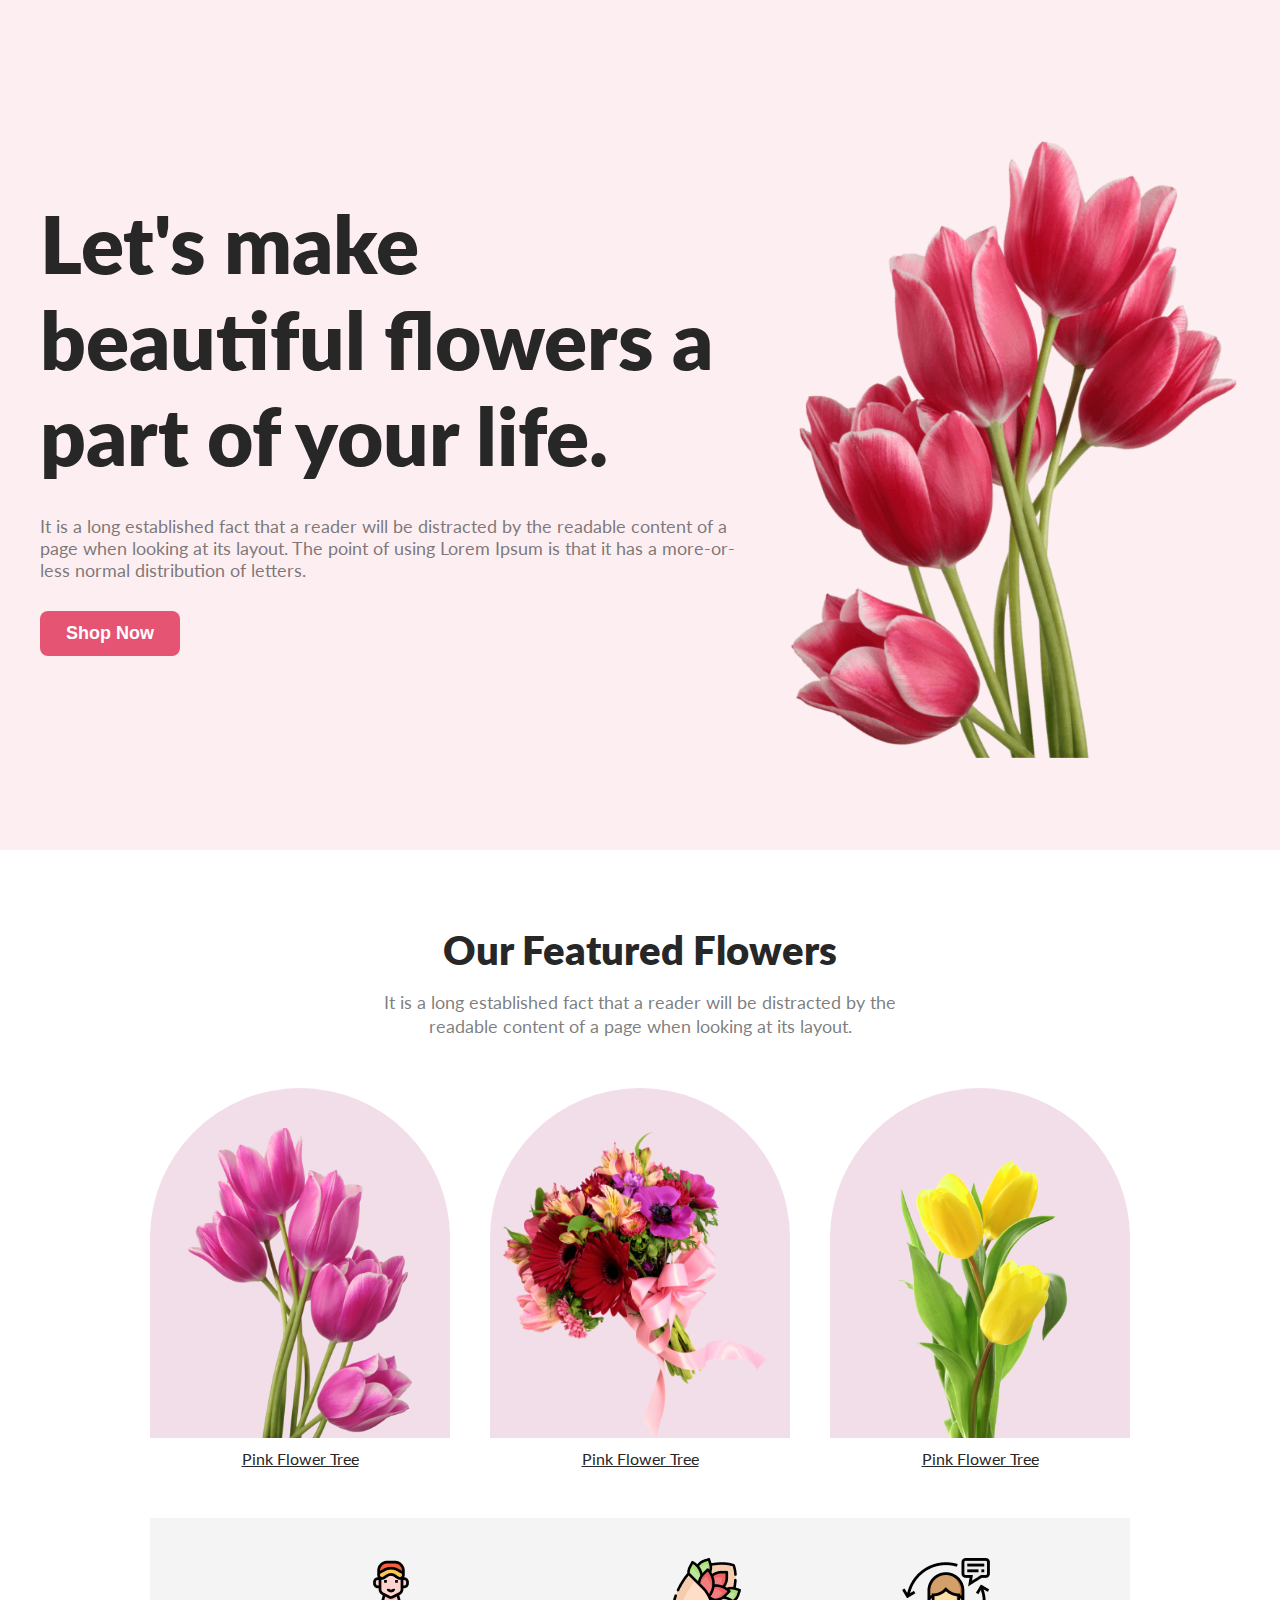
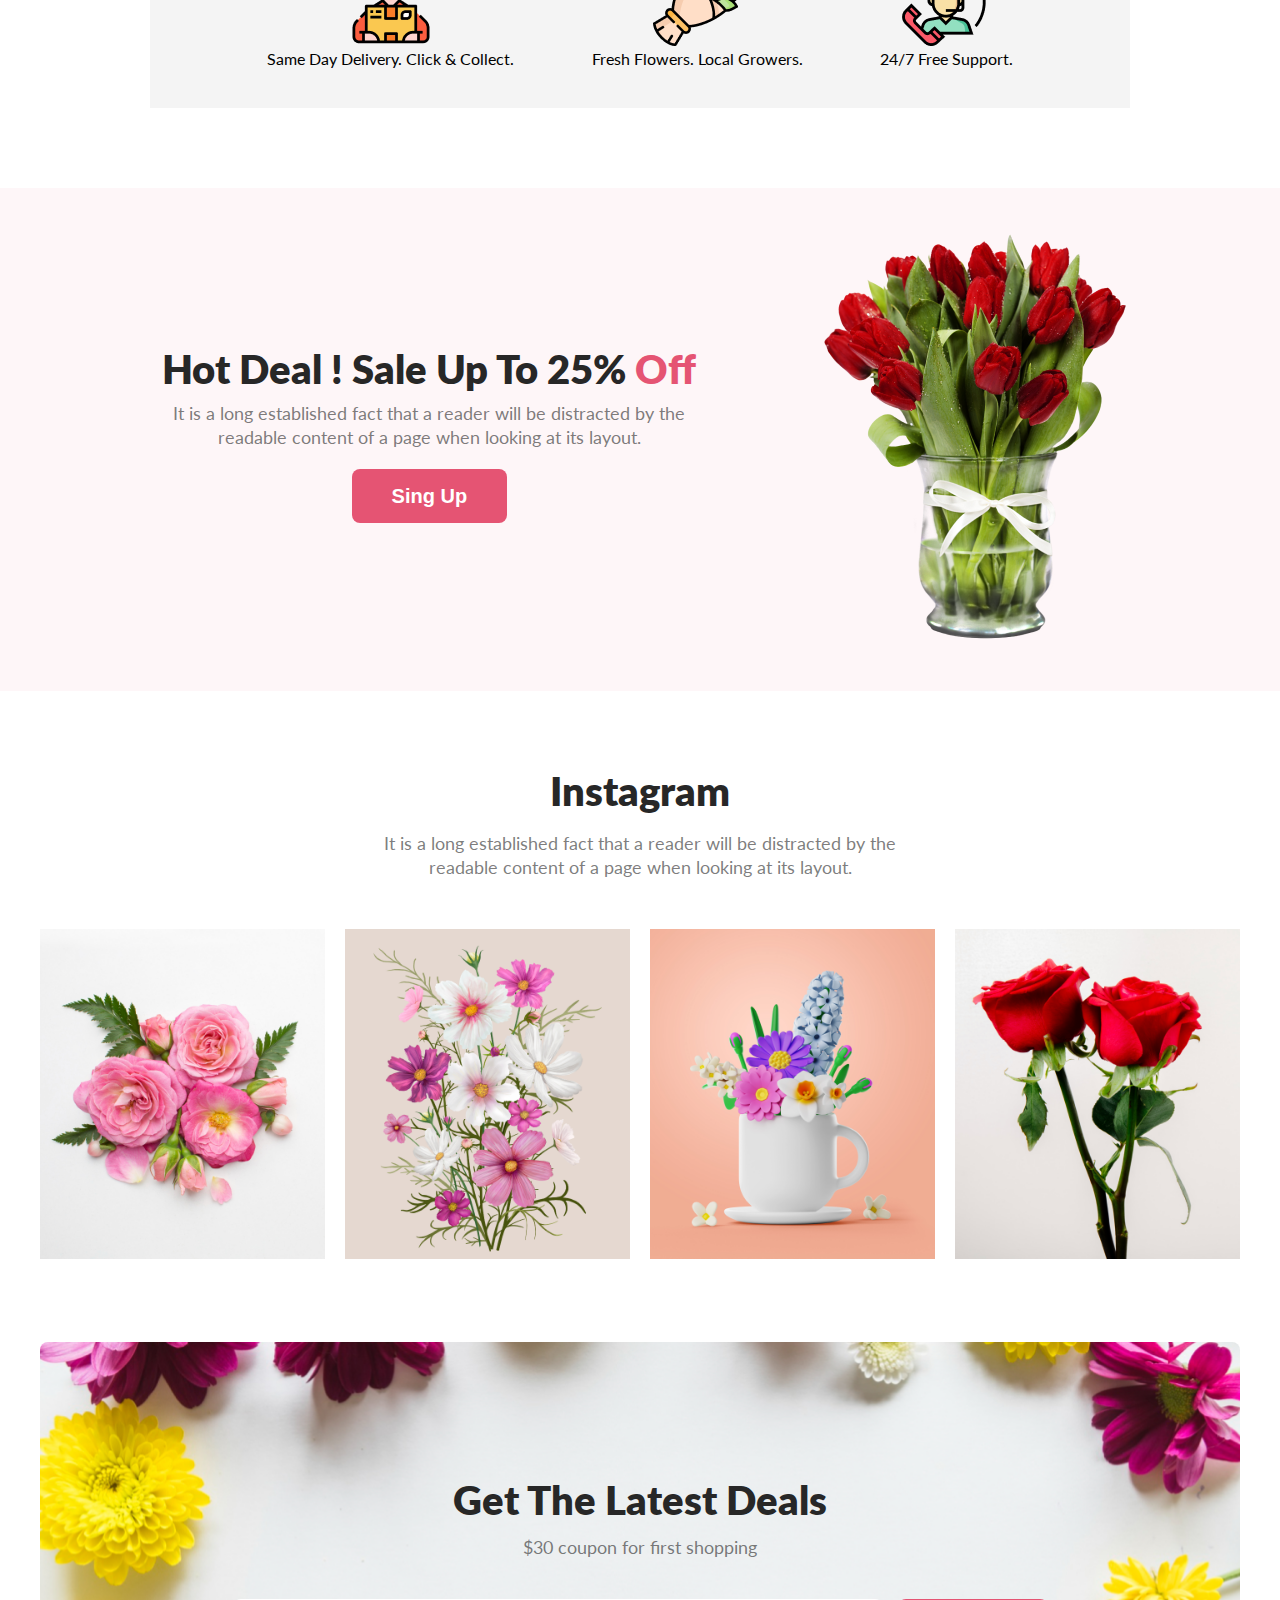
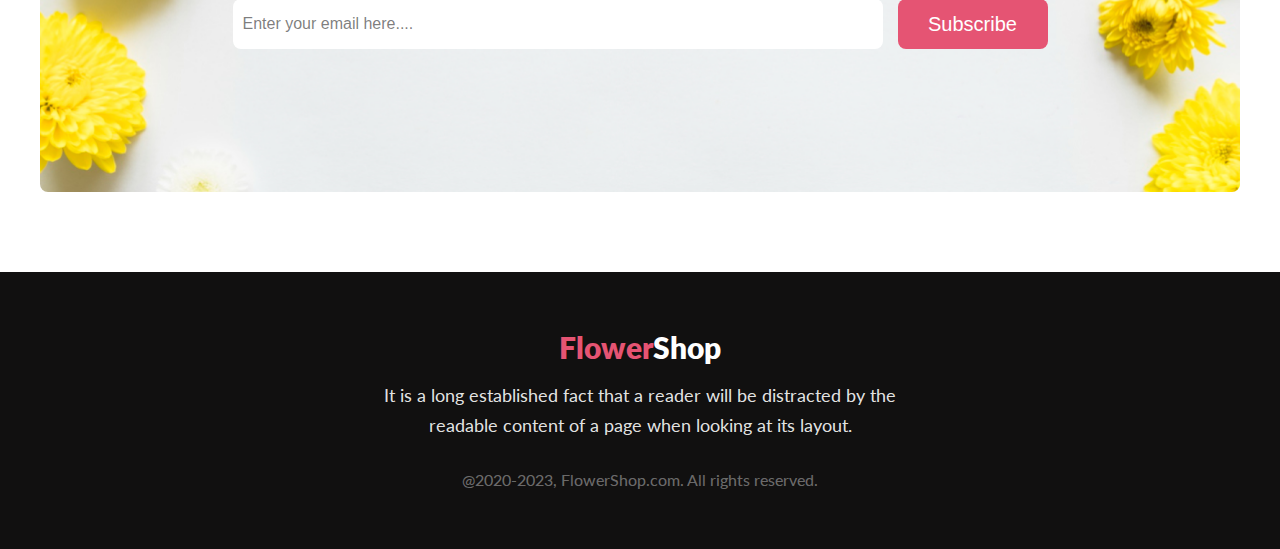
<file: index.html>
<!DOCTYPE html>
<html lang="en">

<head>
    <meta charset="UTF-8">
    <meta name="viewport" content="width=device-width, initial-scale=1.0">
    <title>Flower Shop Assignment</title>
    <link rel="stylesheet" href="style/style.css">
</head>

<body>
    <!-- Header section starts -->
    <header class="banner-container">
        <div class="banner-content">
            <h3>Let's make beautiful flowers a part of your life.</h3>
            <p>It is a long established fact that a reader will be distracted by the readable content of a page when
                looking at its layout. The point of using Lorem Ipsum is that it has a more-or-less normal distribution
                of letters.</p>
            <a href="https://www.google.co.uk/" target="_blank"><input type="button" value="Shop Now"></a>
        </div>
        <div class="banner-image">
            <img src="./asset/red.png" alt="">
        </div>
    </header>
    <main>
        <!-- Featured section starts -->
        <section class="featured-container">
            <div class="featured-contents">
                <h3>Our Featured Flowers</h3>
                <p>It is a long established fact that a reader will be distracted by the readable content of a page when
                    looking at its layout.</p>
            </div>
            <div class="featured-img">
                <div class="bg-color">
                    <img src="./asset/pink.png" alt="pink flower">
                    <p><a href="">Pink Flower Tree</a></p>
                </div>
                <div class="bg-color">
                    <img id="img-size" src="./asset/buke.png" alt="flower">
                    <p><a href="">Pink Flower Tree</a></p>
                </div>
                <div class="bg-color">
                    <img src="./asset/yellow.png" alt="yellow flower">
                    <p><a href="">Pink Flower Tree</a></p>
                </div>
            </div>
        </section>

        <!-- Options section starts -->
        <section class="option-container">
            <div class="option-content">
                <div>
                    <img src="./asset/group1.png" alt="">
                    <p>Same Day Delivery. Click & Collect.</p>
                </div>
                <div>
                    <img src="./asset/group2.png" alt="">
                    <p>Fresh Flowers. Local Growers.</p>
                </div>
                <div>
                    <img src="./asset/group3.png" alt="">
                    <p>24/7 Free Support.</p>
                </div>
            </div>
        </section>

        <!-- Discount section starts -->
        <section class="discount-container">
            <div class="discount-content">
                <h3>Hot Deal ! Sale Up To 25% <span class="pri-color">Off</span></h3>
                <p>It is a long established fact that a reader will be distracted by the readable content of a page when
                    looking at its layout.</p>
                <button>Sing Up</button>
            </div>
            <div class="dis-img">
                <img src="./asset/pngwing1.png" alt="">
            </div>
        </section>

        <!-- Instagram section starts -->
        <section class="instagram-container">
            <div class="insta-contents">
                <h3>Instagram</h3>
                <p>It is a long established fact that a reader will be distracted by the readable content of a page when
                    looking at its layout.</p>
            </div>
            <div class="insta-img">
                <div><img src="./asset/flower1.png" alt="Pink flower"></div>
                <div><img src="./asset/flower2.png" alt="colorful flower"></div>
                <div><img src="./asset/flower3.png" alt="flower put on the cup"></div>
                <div><img src="./asset/flower4.png" alt="Red rose"></div>
            </div>
        </section>

        <!-- Deals section starts -->
        <section class="deals-container">
            <div class="deals-contents">
                <h3>Get The Latest Deals</h3>
                <p>$30 coupon for first shopping</p>
                <div class="btn-gap">
                    <div><button id="email">Enter your email here....</button></div>
                    <div><button id="subscribe">Subscribe</button></div>
                </div>
            </div>
        </section>
    </main>
    <footer>
        <!-- Footer section starts -->
        <section class="footer-container">
            <div class="footer-contents">
                <h3><span>Flower</span>Shop</h3>
                <p class="p1">It is a long established fact that a reader will be distracted by the readable content of
                    a page when looking at its layout.</p>
                <p class="p2">@2020-2023, FlowerShop.com. All rights reserved. </p>
            </div>
        </section>
    </footer>
</body>

</html>
</file>
<file: style/style.css>
@import url('https://fonts.googleapis.com/css2?family=Lato:ital,wght@0,100;0,300;0,400;0,700;0,900;1,100;1,300;1,400;1,700;1,900&display=swap');

body {
    font-family: "Lato", sans-serif;
}

* {
    margin: 0;
    padding: 0;
    box-sizing: border-box;
}

#hide {
    display: none;
}

/* Banner style starts */
.banner-container {
    max-width: 1920px;
    height: 850px;
    background-color: rgba(229, 84, 115, 0.1);
    display: flex;
    justify-content: space-around;
    align-items: center;
    padding: 20px;
    margin-bottom: 80px;
}

.banner-content {
    /* border: 2px solid red; */
    max-width: 708px;
    margin: 0 20px;
}

.banner-content h3 {
    /* border: 2px solid blue; */
    color: rgb(39, 39, 39);
    font-size: 80px;
    font-weight: 800;
    margin-bottom: 32px;
}

.banner-content p {
    /* border: 2px solid purple; */
    color: rgba(39, 39, 39, 0.6);
    font-size: 18px;
    font-weight: 400;
    margin-bottom: 30px;
}

.banner-content input {
    width: 140px;
    height: 45px;
    border: none;
    border-radius: 8px;
    background: rgb(229, 84, 115);
    color: white;
    font-size: 18px;
    font-weight: 600;
    cursor: pointer;
    /* padding: 15px; */
}

.banner-image img {
    /* border: 2px solid red; */
    max-width: 100%;
    height: auto;
    margin-top: 50px;
}


/* Featured style starts */
.featured-container {
    /* border: 2px solid red; */
    width: 1200px;
    margin: 0 auto;
    display: flex;
    flex-direction: column;
    justify-content: center;
    align-items: center;
    text-align: center;
    gap: 40px;
    margin-bottom: 80px;
}

.featured-contents {
    /* border: 2px solid red; */
    width: 572px;
}

.featured-contents h3 {
    color: rgb(39, 39, 39);
    font-size: 40px;
    font-weight: 800;
    line-height: 40px;
}

.featured-contents p {
    color: rgba(39, 39, 39, 0.6);
    font-size: 18px;
    font-weight: 400;
    line-height: 24px;
    margin: 20px auto 10px auto;
}

.featured-img {
    /* border: 2px solid red; */
    width: 980px;
    display: flex;
    justify-content: space-between;
    /* gap: 20px; */
}

.featured-img img {
    max-width: 300px;
    height: 310px;
    margin-top: 40px;
}

#img-size {
    max-width: 300px;
    height: 310px;
}

.bg-color {
    width: 300px;
    height: 350px;
    background: rgba(167, 33, 98, 0.15);
    border-radius: 300px 300px 0px 0px;
}

.feature-img img {
    max-width: 300px;
    max-height: 300px;
    margin-top: 50px;
}

a {
    color: rgb(39, 39, 39);
    font-size: 16px;
    font-weight: 400;
    line-height: 35px;
}


/* Options style starts */
.option-container {
    /* border: 2px solid red; */
    width: 980px;
    margin: 0 auto;
    padding: 40px;
    background: rgba(39, 39, 39, 0.05);
    margin-bottom: 80px;
}

.option-content {
    /* border: 2px solid red; */
    display: flex;
    justify-content: space-evenly;
    text-align: center;
}


/* Discount style starts */
.discount-container {
    /* border: 2px solid red; */
    max-width: 1920px;
    display: flex;
    justify-content: space-evenly;
    align-items: center;
    padding: 40px;
    background: rgba(229, 84, 115, 0.05);
    margin-bottom: 80px;
}

.discount-content {
    /* border: 2px solid red; */
    width: 572px;
    text-align: center;
}

.discount-content h3 {
    color: rgb(39, 39, 39);
    font-size: 40px;
    font-weight: 800;
    line-height: 24px;
}

.discount-content p {
    color: rgba(39, 39, 39, 0.6);
    font-size: 18px;
    font-weight: 400;
    line-height: 24px;
    margin: 20px auto;
}

.discount-content button {
    color: rgb(255, 255, 255);
    font-size: 20px;
    font-weight: 600;
    line-height: 24px;
    border: none;
    border-radius: 8px;
    background: rgb(229, 84, 115);
    padding: 15px 40px 15px 40px;
}

.pri-color {
    color: rgb(229, 84, 115);
}

.dis-img {
    /* border: 2px solid red; */
    max-width: 318px;
}


/* Instagram style starts */
.instagram-container {
    /* border: 2px solid red; */
    max-width: 1200px;
    margin: 0 auto;
    display: flex;
    flex-direction: column;
    justify-content: center;
    align-items: center;
    text-align: center;
    gap: 40px;
    margin-bottom: 80px;
}

.insta-contents {
    /* border: 2px solid red; */
    width: 572px;
}

.insta-contents h3 {
    color: rgb(39, 39, 39);
    font-size: 40px;
    font-weight: 800;
    line-height: 40px;
}

.insta-contents p {
    color: rgba(39, 39, 39, 0.6);
    font-size: 18px;
    font-weight: 400;
    line-height: 24px;
    margin: 20px auto 10px auto;
}

.insta-img {
    /* border: 2px solid red; */
    display: flex;
    gap: 20px;
}

.insta-img img {
    max-width: 350px;
    height: 330px;
}


/* Deals style starts */
.deals-container {
    /* border: 2px solid red; */
    max-width: 1200px;
    margin: 0 auto;
    border-radius: 8px;
    background-image: url('../asset/bg.png');
    background-position: center;
    background-repeat: no-repeat;
    background-size: cover;
    margin-bottom: 80px;
}

.deals-contents {
    /* border: 2px solid red; */
    display: flex;
    flex-direction: column;
    justify-content: center;
    min-height: 450px;
    align-items: center;
    text-align: center;
}

.deals-contents h3 {
    color: rgb(39, 39, 39);
    font-size: 40px;
    font-weight: 800;
    line-height: 30px;
}

.deals-contents p {
    color: rgba(39, 39, 39, 0.6);
    font-size: 18px;
    font-weight: 400;
    line-height: 24px;
    margin: 20px auto 40px auto;
}

.btn-gap {
    display: flex;
    gap: 15px;
}

#email {
    width: 650px;
    height: 50px;
    border: none;
    border-radius: 8px;
    color: rgba(39, 39, 39, 0.6);
    font-size: 16px;
    font-weight: 400;
    background: rgb(255, 255, 255);
    text-align: left;
    padding: 10px;
}

#subscribe {
    width: 150px;
    height: 50px;
    color: rgb(255, 255, 255);
    font-size: 20px;
    font-weight: 400;
    border: none;
    border-radius: 8px;
    background: rgb(229, 84, 115);
}


/* Footer style starts */
.footer-container {
    /* border: 2px solid red; */
    max-width: 1920px;
    background: rgb(17, 16, 16);
    padding: 30px;
}

.footer-contents {
    width: 572px;
    text-align: center;
    margin: 0 auto;
}

.footer-contents h3 {
    color: rgb(255, 255, 255);
    font-size: 30px;
    font-weight: 800;
    line-height: 30px;
    margin-top: 30px;
}

.footer-contents span {
    color: rgb(229, 84, 115)
}

.p1 {
    color: rgba(255, 255, 255, 0.9);
    font-size: 18px;
    font-weight: 400;
    line-height: 30px;
    margin: 18px auto 30px auto;
}

.p2 {
    color: rgba(255, 255, 255, 0.4);
    font-size: 16px;
    font-weight: 400;
    line-height: 19px;
    margin-bottom: 30px;
}


/* Responsive section */
@media screen and (max-width: 576px) {

    /* Header style */
    .banner-container {
        flex-direction: column;
        padding: 0;
    }

    .banner-content h3 {
        font-size: 40px;
        margin-top: 20px;
    }

    .banner-image img {
        height: 441px;
        margin-top: 30px;
    }

    /* Featured style */
    .featured-container {
        width: 80%;
        margin: 0;
        padding: 0;
    }

    .featured-contents {
        width: 100%;
        margin: 0;
    }

    .featured-img {
        width: 90%;
        flex-direction: column;
        gap: 50px;
    }

    .featured-img img {
        width: 100%;
    }

    #img-size {
        width: 100%;
    }

    .bg-color {
        width: 100%;
    }

    /* Option style */
    .option-container {
        width: 100%;
    }

    .option-content {
        flex-direction: column;
        gap: 30px;
    }

    /* Discount style */
    .discount-container {
        flex-direction: column;
        padding: 0;
    }

    .discount-content {
        width: 100%;
        margin-bottom: 30px;
    }

    .discount-content h3 {
        font-size: 30px;
    }

    /* Instagram style */
    .instagram-container {
        width: 80%;
    }

    .insta-contents {
        width: 90%;
    }

    .insta-img {
        flex-direction: column;
        width: 100%;
    }

    .deals-container,
    .footer-container {
        width: 100%;
        padding: 0;
    }

    .p1,
    .p2,
    .footer-contents h3,
    .footer-contents,
    .deals-contents {
        width: 100%;
    }

    #email {
        width: 100%;
    }
}
</file>
